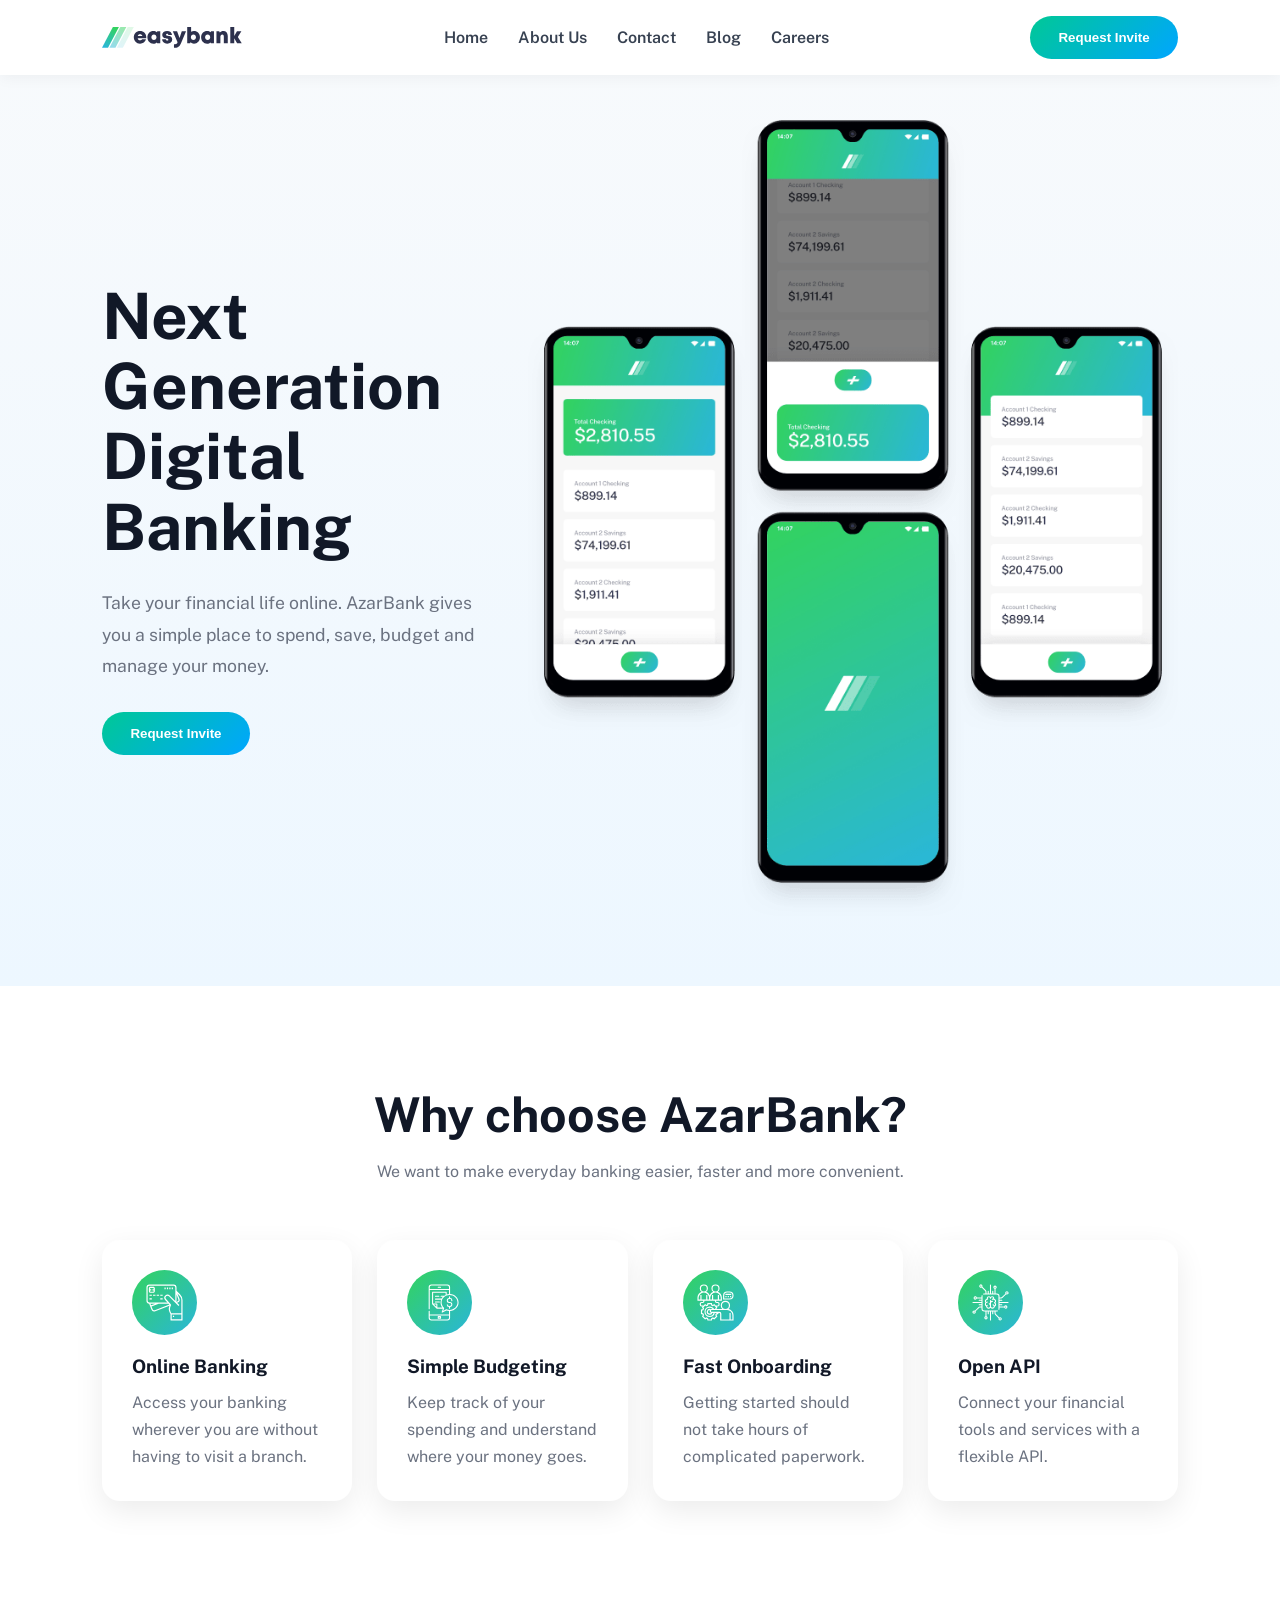
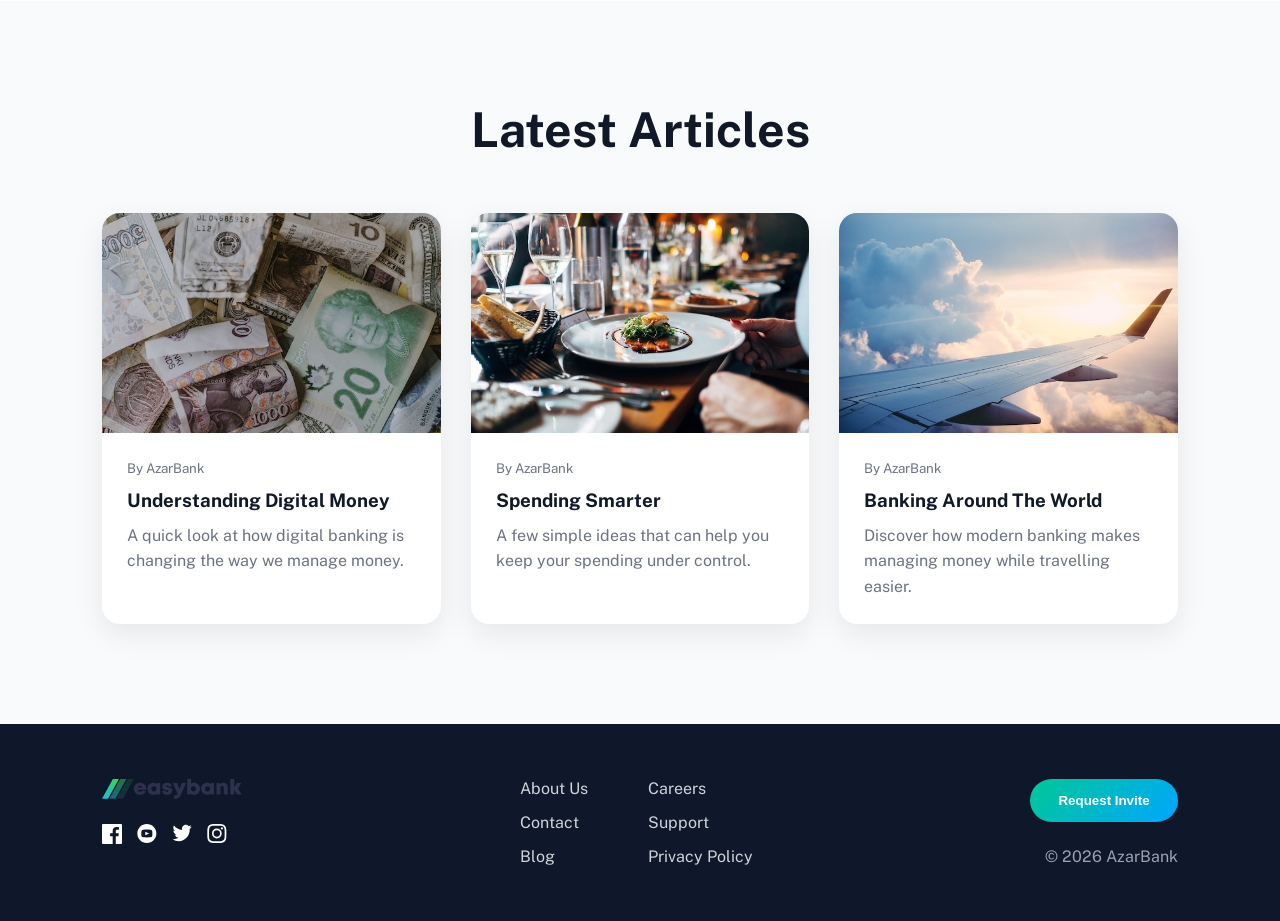
<file: index.html>
<!DOCTYPE html>
<html lang="en">

<head>
    <meta charset="UTF-8">
    <meta name="viewport" content="width=device-width, initial-scale=1.0">

    <title>AzarBank | Digital Banking</title>

    <link rel="stylesheet" href="style.css">
</head>

<body>

    <header>

        <a href="index.html" class="logo">
            <img src="images/logo.svg" alt="AzarBank">
        </a>

        <nav>
            <a href="index.html">Home</a>
            <a href="about.html">About Us</a>
            <a href="contact.html">Contact</a>
            <a href="blog.html">Blog</a>
            <a href="careers.html">Careers</a>
        </nav>

        <button class="request_invite_btn" onclick="openInviteModal()">
            Request Invite
        </button>

    </header>


    <main>

        <section class="hero">

            <div class="hero-text">

                <h1>
                    Next Generation
                    Digital Banking
                </h1>

                <p>
                    Take your financial life online. AzarBank
                    gives you a simple place to spend, save,
                    budget and manage your money.
                </p>

                <button
                    class="request_invite_btn"
                    onclick="openInviteModal()">
                    Request Invite
                </button>

            </div>

            <div class="hero-image">

                <img
                    src="images/image-mockups.png"
                    alt="AzarBank mobile banking app">

            </div>

        </section>


        <section class="reason">

            <div class="section-heading">

                <h2>Why choose AzarBank?</h2>

                <p>
                    We want to make everyday banking easier,
                    faster and more convenient.
                </p>

            </div>


            <div class="features">

                <div class="feature">

                    <img
                        src="images/icon-online.svg"
                        alt="">

                    <h3>Online Banking</h3>

                    <p>
                        Access your banking wherever you are
                        without having to visit a branch.
                    </p>

                </div>


                <div class="feature">

                    <img
                        src="images/icon-budgeting.svg"
                        alt="">

                    <h3>Simple Budgeting</h3>

                    <p>
                        Keep track of your spending and
                        understand where your money goes.
                    </p>

                </div>


                <div class="feature">

                    <img
                        src="images/icon-onboarding.svg"
                        alt="">

                    <h3>Fast Onboarding</h3>

                    <p>
                        Getting started should not take
                        hours of complicated paperwork.
                    </p>

                </div>


                <div class="feature">

                    <img
                        src="images/icon-api.svg"
                        alt="">

                    <h3>Open API</h3>

                    <p>
                        Connect your financial tools and
                        services with a flexible API.
                    </p>

                </div>

            </div>

        </section>


        <section class="latest-articles">

            <div class="section-heading">

                <h2>Latest Articles</h2>

            </div>


            <div class="articles">

                <article class="article-card">

                    <img
                        src="images/image-currency.jpg"
                        alt="Currency">

                    <div>

                        <small>By AzarBank</small>

                        <h3>
                            Understanding Digital Money
                        </h3>

                        <p>
                            A quick look at how digital banking
                            is changing the way we manage money.
                        </p>

                    </div>

                </article>


                <article class="article-card">

                    <img
                        src="images/image-restaurant.jpg"
                        alt="Restaurant">

                    <div>

                        <small>By AzarBank</small>

                        <h3>
                            Spending Smarter
                        </h3>

                        <p>
                            A few simple ideas that can help
                            you keep your spending under control.
                        </p>

                    </div>

                </article>


                <article class="article-card">

                    <img
                        src="images/image-plane.jpg"
                        alt="Travel">

                    <div>

                        <small>By AzarBank</small>

                        <h3>
                            Banking Around The World
                        </h3>

                        <p>
                            Discover how modern banking makes
                            managing money while travelling easier.
                        </p>

                    </div>

                </article>

            </div>

        </section>

    </main>


    <footer>

        <div class="footer-left">

            <img src="images/logo.svg" alt="AzarBank">

            <div class="socials">

                <a href="#">
                    <img src="images/icon-facebook.svg" alt="Facebook">
                </a>

                <a href="#">
                    <img src="images/icon-youtube.svg" alt="YouTube">
                </a>

                <a href="#">
                    <img src="images/icon-twitter.svg" alt="Twitter">
                </a>

                <a href="#">
                    <img src="images/icon-instagram.svg" alt="Instagram">
                </a>

            </div>

        </div>


        <div class="footer-links">

            <div>
                <a href="about.html">About Us</a>
                <a href="contact.html">Contact</a>
                <a href="blog.html">Blog</a>
            </div>

            <div>
                <a href="careers.html">Careers</a>
                <a href="contact.html">Support</a>
                <a href="#">Privacy Policy</a>
            </div>

        </div>


        <div class="footer-right">

            <button
                class="request_invite_btn"
                onclick="openInviteModal()">
                Request Invite
            </button>

            <p>
                © 2026 AzarBank
            </p>

        </div>

    </footer>


    <!-- Invite popup -->

    <div class="modal" id="inviteModal">

        <div class="modal-box">

            <button
                class="close-modal"
                onclick="closeInviteModal()">
                ×
            </button>

            <div id="inviteFormContainer">

                <div class="modal-icon">✦</div>

                <h2>Join AzarBank</h2>

                <p>
                    Enter your details and we'll add you
                    to our invite list.
                </p>

                <form id="inviteForm">

                    <label>
                        Name
                        <input
                            type="text"
                            id="inviteName"
                            placeholder="Your name"
                            required>
                    </label>

                    <label>
                        Email
                        <input
                            type="email"
                            id="inviteEmail"
                            placeholder="you@example.com"
                            required>
                    </label>

                    <button type="submit">
                        Request Access
                    </button>

                </form>

            </div>


            <div class="success" id="inviteSuccess">

                <div class="success-icon">
                    ✓
                </div>

                <h2>You're on the list!</h2>

                <p>
                    Thanks for your interest in AzarBank.
                </p>

                <button
                    class="request_invite_btn"
                    onclick="closeInviteModal()">
                    Done
                </button>

            </div>

        </div>

    </div>


    <script src="script.js"></script>

</body>

</html>
</file>
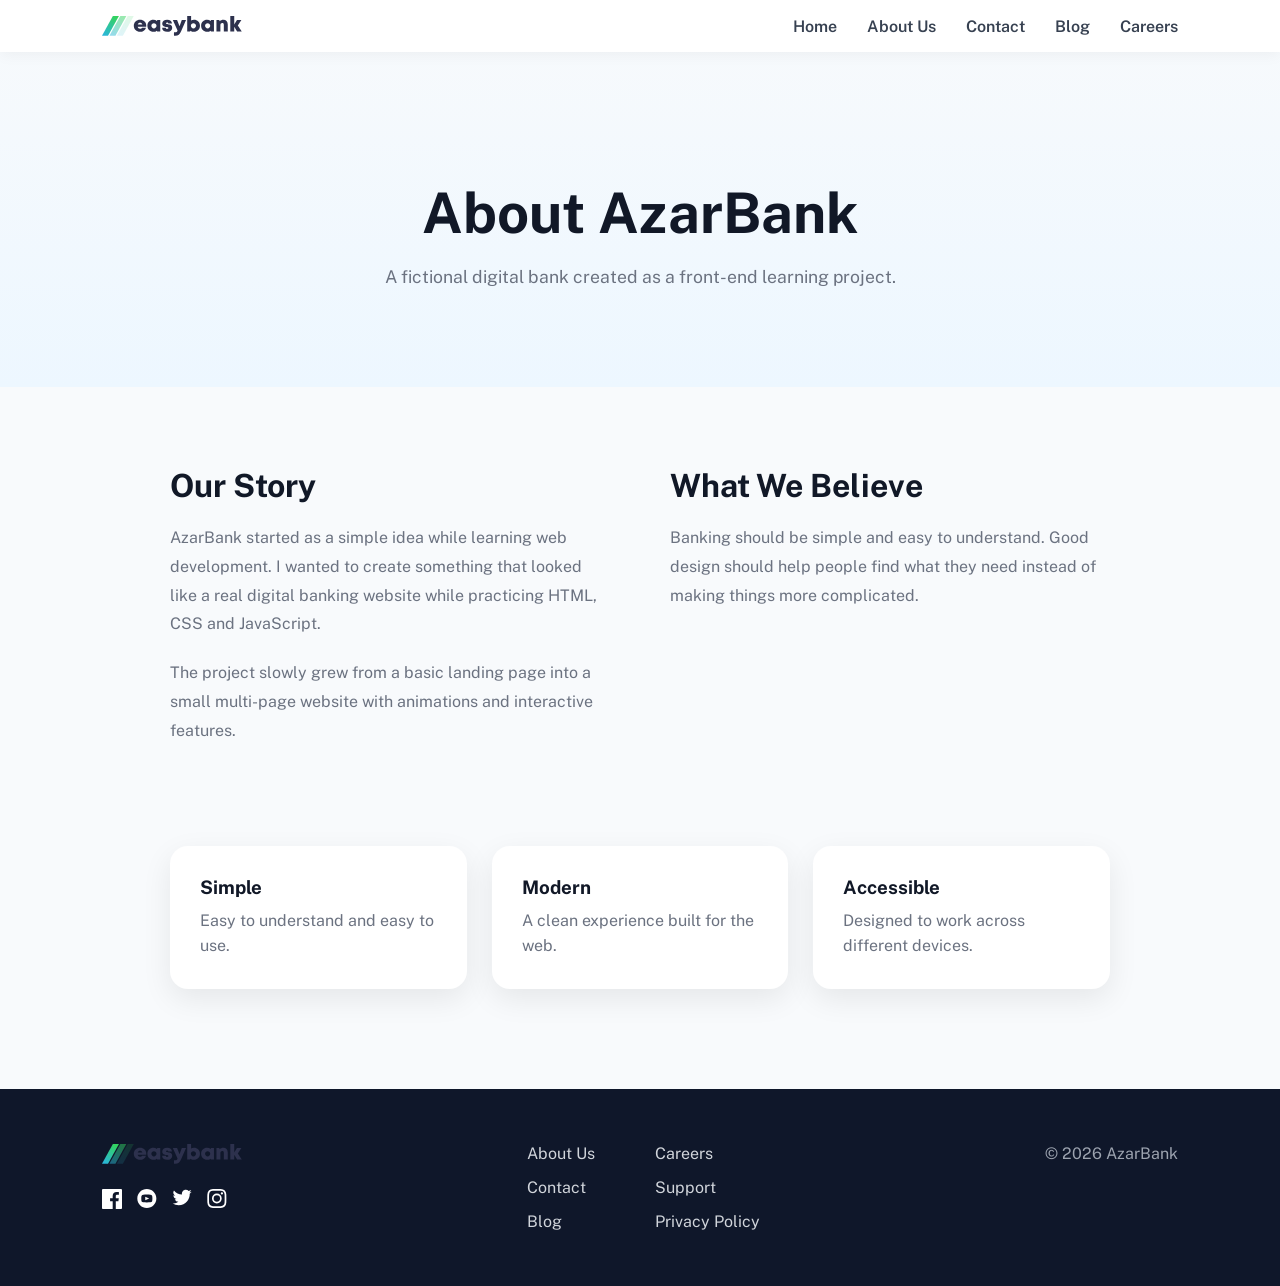
<file: about.html>
<!DOCTYPE html>
<html lang="en">

<head>

    <meta charset="UTF-8">
    <meta name="viewport" content="width=device-width, initial-scale=1.0">

    <title>About Us | AzarBank</title>

    <link rel="stylesheet" href="style.css">

</head>

<body>

    <header>

        <a href="index.html" class="logo">
            <img src="images/logo.svg" alt="AzarBank">
        </a>

        <nav>
            <a href="index.html">Home</a>
            <a href="about.html">About Us</a>
            <a href="contact.html">Contact</a>
            <a href="blog.html">Blog</a>
            <a href="careers.html">Careers</a>
        </nav>


    </header>


    <main>

        <section class="page-hero">

            <h1>About AzarBank</h1>

            <p>
                A fictional digital bank created as a
                front-end learning project.
            </p>

        </section>


        <section class="about-content">

            <div>

                <h2>Our Story</h2>

                <p>
                    AzarBank started as a simple idea while
                    learning web development. I wanted to
                    create something that looked like a real
                    digital banking website while practicing
                    HTML, CSS and JavaScript.
                </p>

                <p>
                    The project slowly grew from a basic
                    landing page into a small multi-page
                    website with animations and interactive
                    features.
                </p>

            </div>


            <div>

                <h2>What We Believe</h2>

                <p>
                    Banking should be simple and easy to
                    understand. Good design should help people
                    find what they need instead of making
                    things more complicated.
                </p>

            </div>

        </section>


        <section class="values">

            <div class="value">
                <h3>Simple</h3>
                <p>Easy to understand and easy to use.</p>
            </div>

            <div class="value">
                <h3>Modern</h3>
                <p>A clean experience built for the web.</p>
            </div>

            <div class="value">
                <h3>Accessible</h3>
                <p>Designed to work across different devices.</p>
            </div>

        </section>

    </main>


    <footer>

        <div class="footer-left">

            <img src="images/logo.svg" alt="AzarBank">

            <div class="socials">

                <a href="#">
                    <img src="images/icon-facebook.svg" alt="Facebook">
                </a>

                <a href="#">
                    <img src="images/icon-youtube.svg" alt="YouTube">
                </a>

                <a href="#">
                    <img src="images/icon-twitter.svg" alt="Twitter">
                </a>

                <a href="#">
                    <img src="images/icon-instagram.svg" alt="Instagram">
                </a>

            </div>

        </div>


        <div class="footer-links">

            <div>
                <a href="about.html">About Us</a>
                <a href="contact.html">Contact</a>
                <a href="blog.html">Blog</a>
            </div>

            <div>
                <a href="careers.html">Careers</a>
                <a href="contact.html">Support</a>
                <a href="#">Privacy Policy</a>
            </div>

        </div>


        <div class="footer-right">


            <p>© 2026 AzarBank</p>

        </div>

    </footer>


    <script src="script.js"></script>

</body>

</html>
</file>
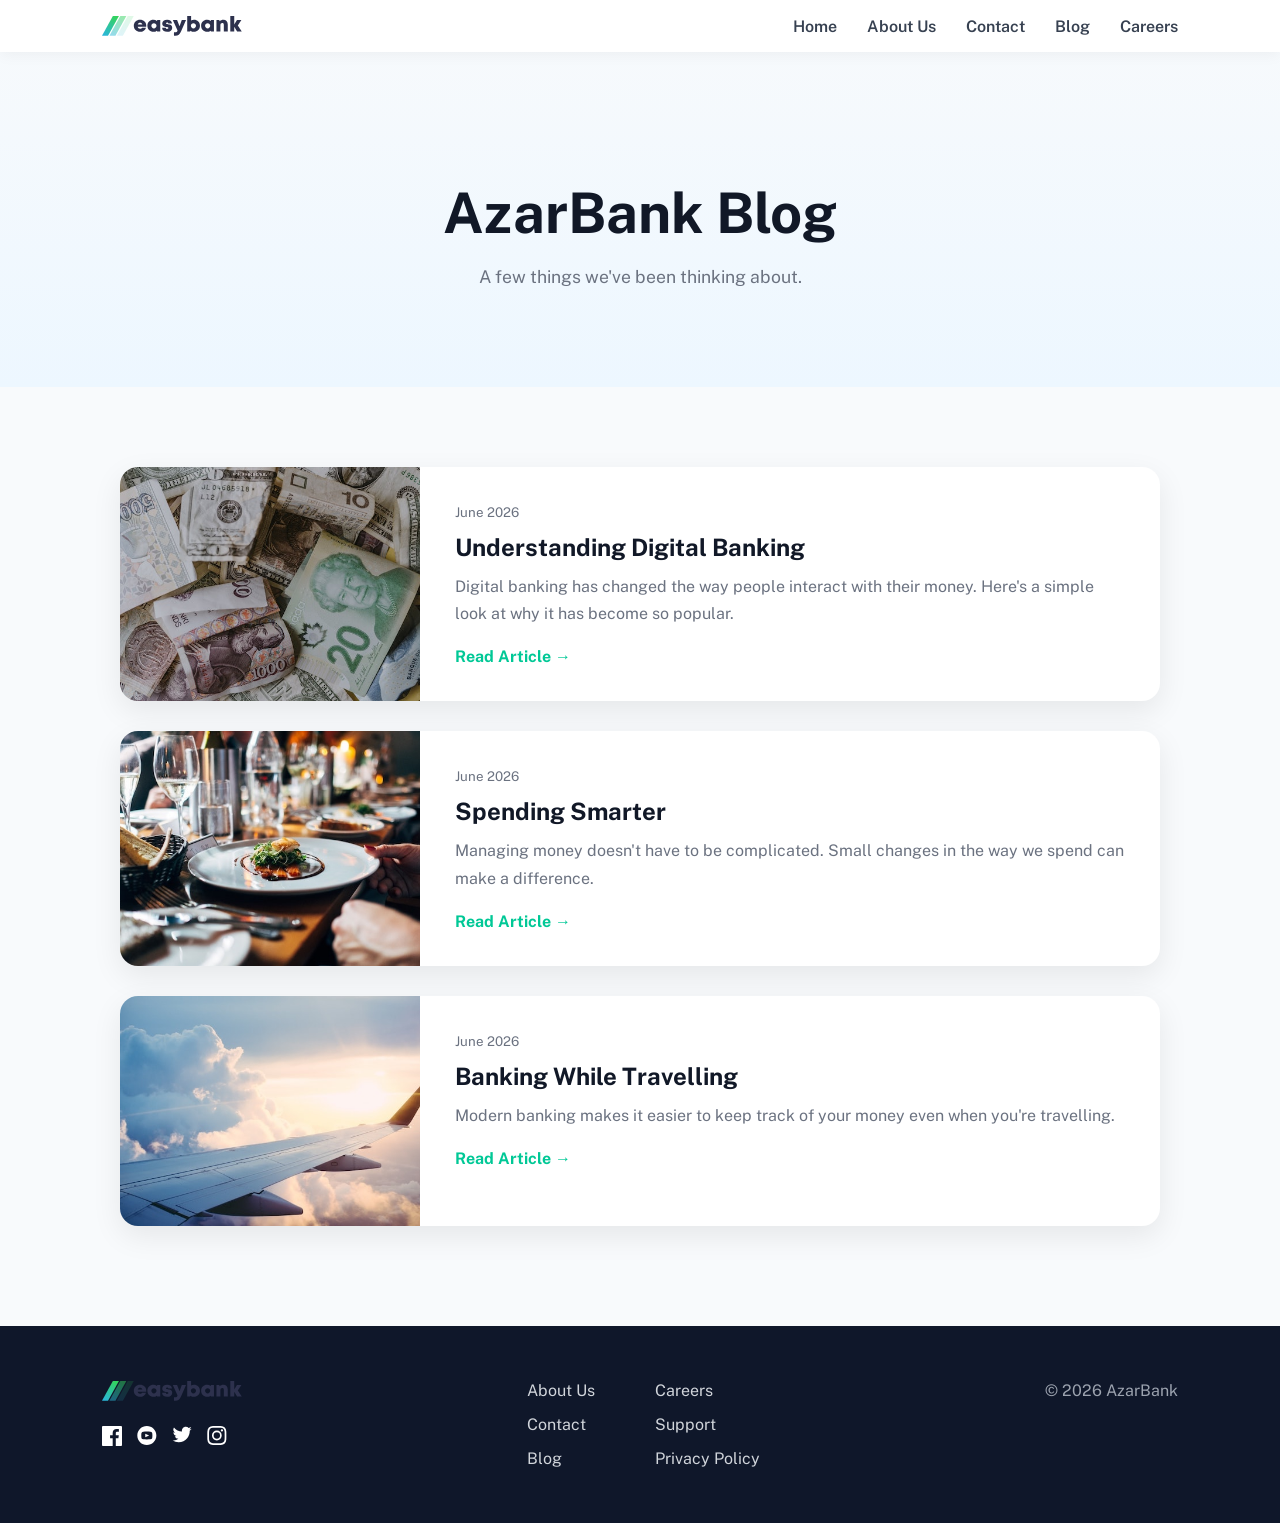
<file: blog.html>
<!DOCTYPE html>
<html lang="en">

<head>

    <meta charset="UTF-8">
    <meta name="viewport" content="width=device-width, initial-scale=1.0">

    <title>Blog | AzarBank</title>

    <link rel="stylesheet" href="style.css">

</head>

<body>

    <header>

        <a href="index.html" class="logo">
            <img src="images/logo.svg" alt="AzarBank">
        </a>

        <nav>
            <a href="index.html">Home</a>
            <a href="about.html">About Us</a>
            <a href="contact.html">Contact</a>
            <a href="blog.html">Blog</a>
            <a href="careers.html">Careers</a>
        </nav>

    </header>


    <main>

        <section class="page-hero">

            <h1>AzarBank Blog</h1>

            <p>
                A few things we've been thinking about.
            </p>

        </section>


        <section class="blog">

            <article>

                <img
                    src="images/image-currency.jpg"
                    alt="Currency">

                <div>

                    <small>June 2026</small>

                    <h2>
                        Understanding Digital Banking
                    </h2>

                    <p>
                        Digital banking has changed the way
                        people interact with their money. Here's
                        a simple look at why it has become so
                        popular.
                    </p>

                    <a href="#" class="read-more">
                        Read Article →
                    </a>

                </div>

            </article>


            <article>

                <img
                    src="images/image-restaurant.jpg"
                    alt="Restaurant">

                <div>

                    <small>June 2026</small>

                    <h2>
                        Spending Smarter
                    </h2>

                    <p>
                        Managing money doesn't have to be
                        complicated. Small changes in the way
                        we spend can make a difference.
                    </p>

                    <a href="#" class="read-more">
                        Read Article →
                    </a>

                </div>

            </article>


            <article>

                <img
                    src="images/image-plane.jpg"
                    alt="Travel">

                <div>

                    <small>June 2026</small>

                    <h2>
                        Banking While Travelling
                    </h2>

                    <p>
                        Modern banking makes it easier to
                        keep track of your money even when
                        you're travelling.
                    </p>

                    <a href="#" class="read-more">
                        Read Article →
                    </a>

                </div>

            </article>

        </section>

    </main>


    <footer>

        <div class="footer-left">

            <img src="images/logo.svg" alt="AzarBank">

            <div class="socials">

                <a href="#">
                    <img src="images/icon-facebook.svg" alt="Facebook">
                </a>

                <a href="#">
                    <img src="images/icon-youtube.svg" alt="YouTube">
                </a>

                <a href="#">
                    <img src="images/icon-twitter.svg" alt="Twitter">
                </a>

                <a href="#">
                    <img src="images/icon-instagram.svg" alt="Instagram">
                </a>

            </div>

        </div>


        <div class="footer-links">

            <div>
                <a href="about.html">About Us</a>
                <a href="contact.html">Contact</a>
                <a href="blog.html">Blog</a>
            </div>

            <div>
                <a href="careers.html">Careers</a>
                <a href="contact.html">Support</a>
                <a href="#">Privacy Policy</a>
            </div>

        </div>


        <div class="footer-right">


            <p>© 2026 AzarBank</p>

        </div>

    </footer>


    <script src="script.js"></script>

</body>

</html>
</file>
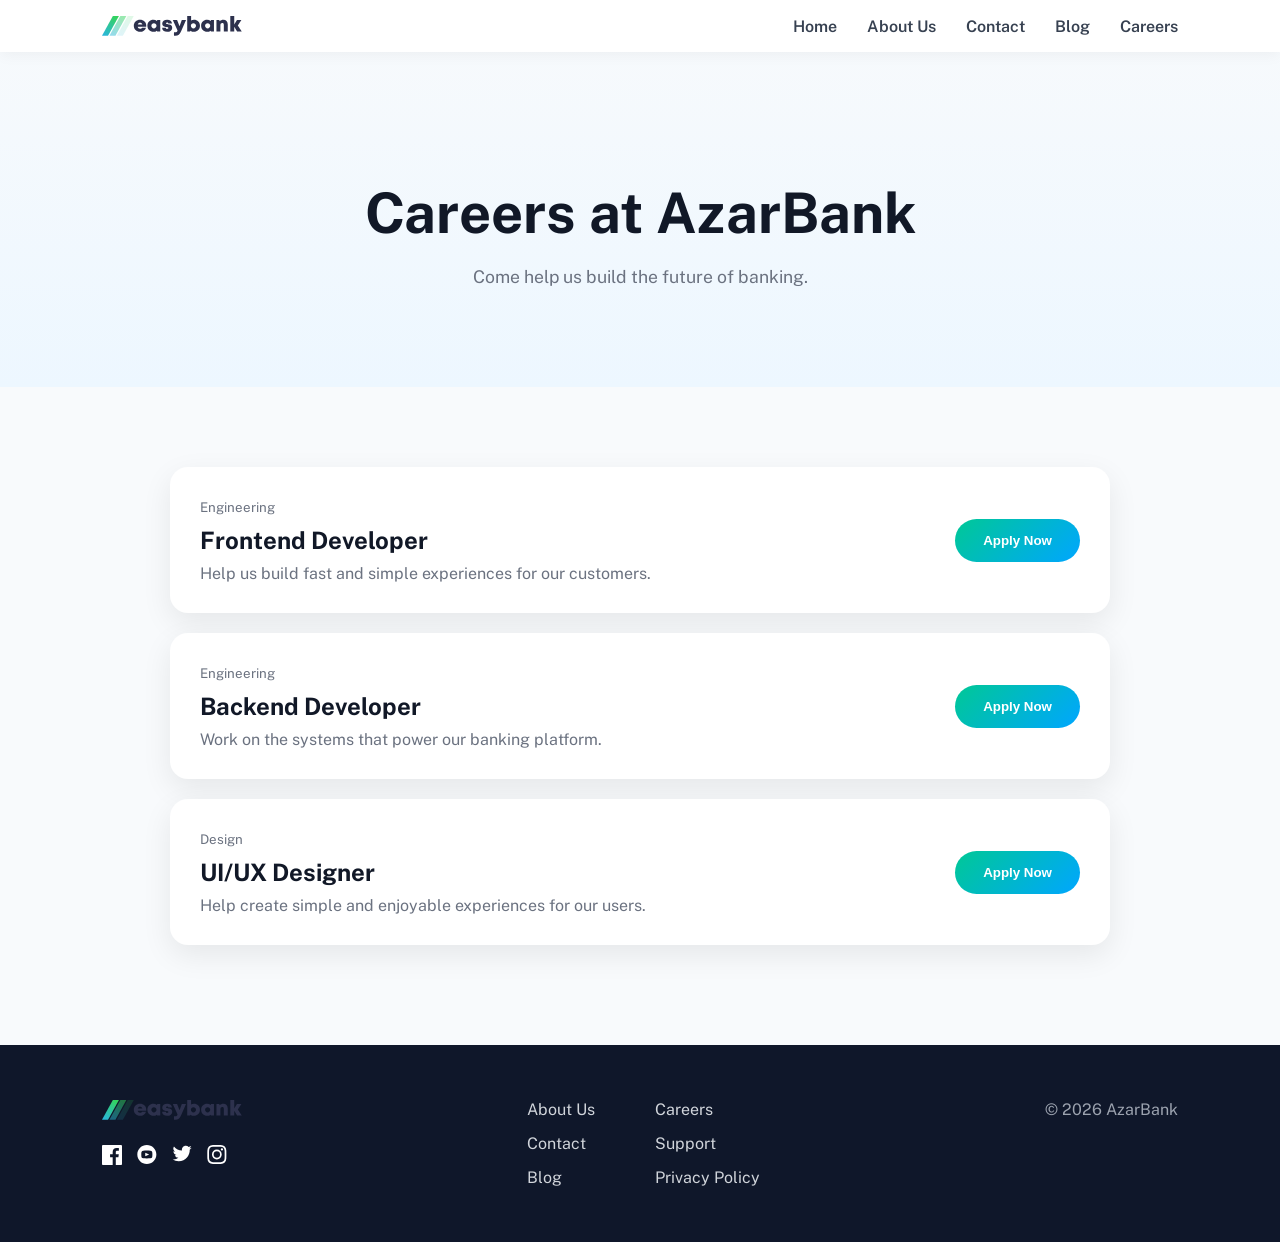
<file: careers.html>
<!DOCTYPE html>
<html lang="en">

<head>

    <meta charset="UTF-8">
    <meta name="viewport" content="width=device-width, initial-scale=1.0">

    <title>Careers | AzarBank</title>

    <link rel="stylesheet" href="style.css">

</head>

<body>

    <header>

        <a href="index.html" class="logo">
            <img src="images/logo.svg" alt="AzarBank">
        </a>

        <nav>
            <a href="index.html">Home</a>
            <a href="about.html">About Us</a>
            <a href="contact.html">Contact</a>
            <a href="blog.html">Blog</a>
            <a href="careers.html">Careers</a>
        </nav>


    </header>


    <main>

        <section class="page-hero">

            <h1>Careers at AzarBank</h1>

            <p>
                Come help us build the future of banking.
            </p>

        </section>


        <section class="jobs">

            <div class="job">

                <div>

                    <small>Engineering</small>

                    <h2>Frontend Developer</h2>

                    <p>
                        Help us build fast and simple
                        experiences for our customers.
                    </p>

                </div>

                <button
                    class="apply-btn"
                    data-job="Frontend Developer">
                    Apply Now
                </button>

            </div>


            <div class="job">

                <div>

                    <small>Engineering</small>

                    <h2>Backend Developer</h2>

                    <p>
                        Work on the systems that power
                        our banking platform.
                    </p>

                </div>

                <button
                    class="apply-btn"
                    data-job="Backend Developer">
                    Apply Now
                </button>

            </div>


            <div class="job">

                <div>

                    <small>Design</small>

                    <h2>UI/UX Designer</h2>

                    <p>
                        Help create simple and enjoyable
                        experiences for our users.
                    </p>

                </div>

                <button
                    class="apply-btn"
                    data-job="UI/UX Designer">
                    Apply Now
                </button>

            </div>

        </section>

    </main>


    <footer>

        <div class="footer-left">

            <img src="images/logo.svg" alt="AzarBank">

            <div class="socials">

                <a href="#">
                    <img src="images/icon-facebook.svg" alt="Facebook">
                </a>

                <a href="#">
                    <img src="images/icon-youtube.svg" alt="YouTube">
                </a>

                <a href="#">
                    <img src="images/icon-twitter.svg" alt="Twitter">
                </a>

                <a href="#">
                    <img src="images/icon-instagram.svg" alt="Instagram">
                </a>

            </div>

        </div>


        <div class="footer-links">

            <div>
                <a href="about.html">About Us</a>
                <a href="contact.html">Contact</a>
                <a href="blog.html">Blog</a>
            </div>

            <div>
                <a href="careers.html">Careers</a>
                <a href="contact.html">Support</a>
                <a href="#">Privacy Policy</a>
            </div>

        </div>


        <div class="footer-right">


            <p>© 2026 AzarBank</p>

        </div>

    </footer>


    <script src="script.js"></script>

</body>

</html>
</file>
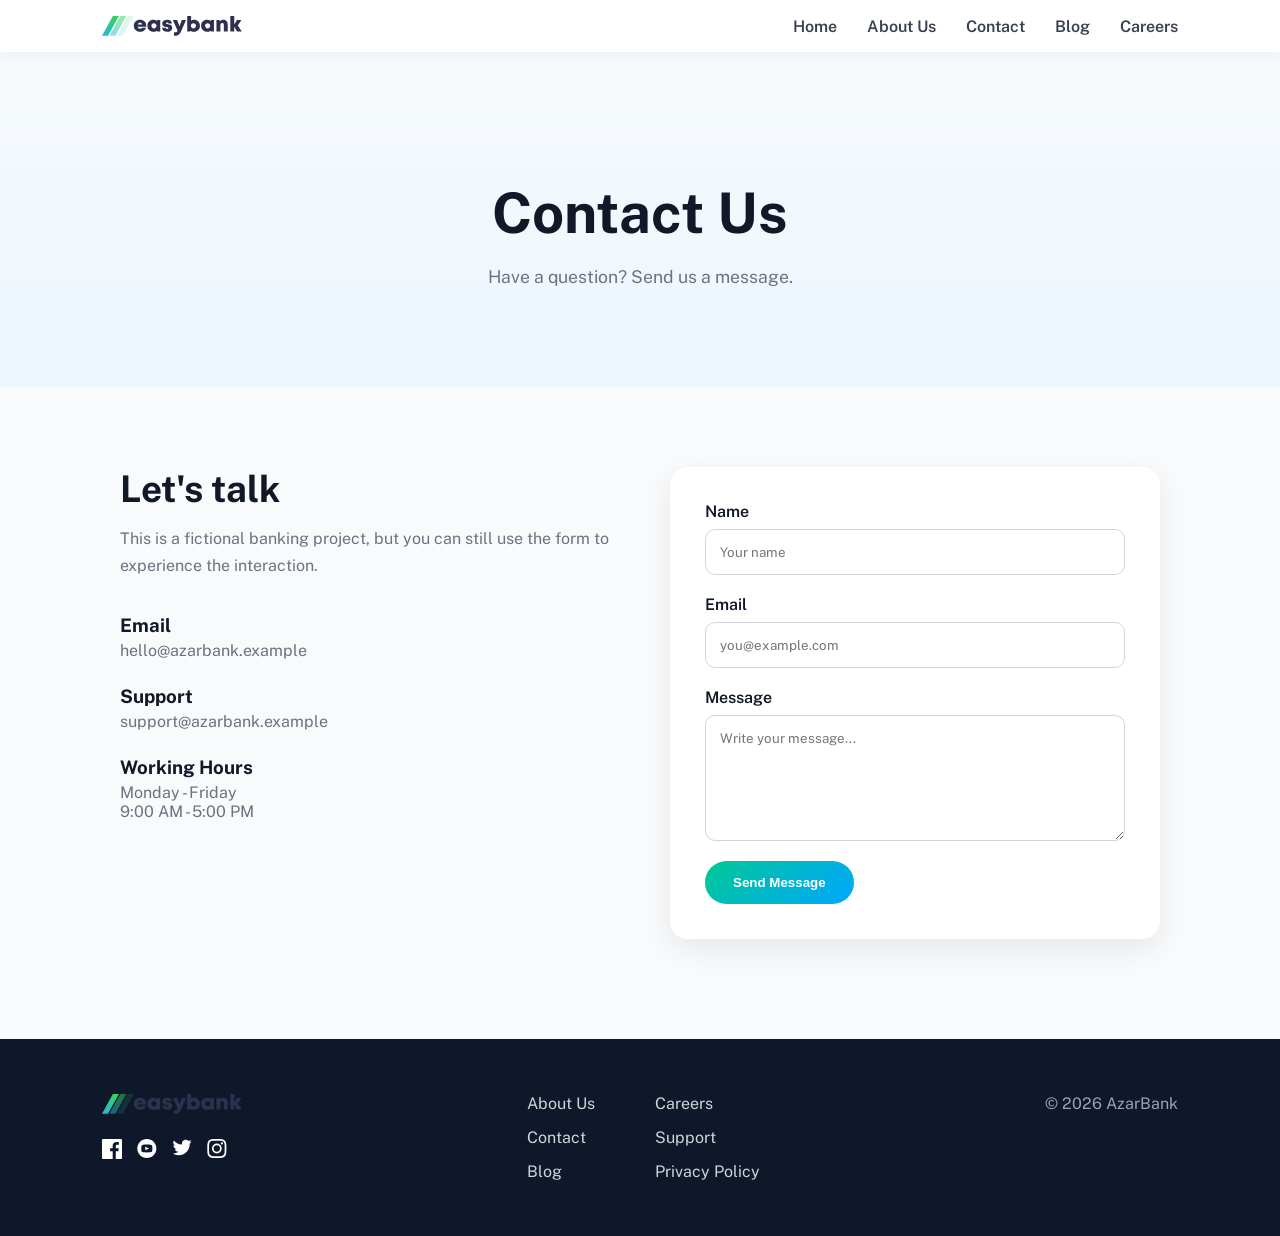
<file: contact.html>
<!DOCTYPE html>
<html lang="en">

<head>

    <meta charset="UTF-8">
    <meta name="viewport" content="width=device-width, initial-scale=1.0">

    <title>Contact | AzarBank</title>

    <link rel="stylesheet" href="style.css">

</head>

<body>

    <header>

        <a href="index.html" class="logo">
            <img src="images/logo.svg" alt="AzarBank">
        </a>

        <nav>
            <a href="index.html">Home</a>
            <a href="about.html">About Us</a>
            <a href="contact.html">Contact</a>
            <a href="blog.html">Blog</a>
            <a href="careers.html">Careers</a>
        </nav>


    </header>


    <main>

        <section class="page-hero">

            <h1>Contact Us</h1>

            <p>
                Have a question? Send us a message.
            </p>

        </section>


        <section class="contact">

            <div class="contact-info">

                <h2>Let's talk</h2>

                <p>
                    This is a fictional banking project,
                    but you can still use the form to
                    experience the interaction.
                </p>

                <div class="contact-detail">

                    <h3>Email</h3>

                    <p>hello@azarbank.example</p>

                </div>

                <div class="contact-detail">

                    <h3>Support</h3>

                    <p>support@azarbank.example</p>

                </div>

                <div class="contact-detail">

                    <h3>Working Hours</h3>

                    <p>
                        Monday - Friday<br>
                        9:00 AM - 5:00 PM
                    </p>

                </div>

            </div>


            <form class="contact-form" id="contactForm">

                <label>
                    Name
                    <input
                        type="text"
                        id="name"
                        placeholder="Your name"
                        required>
                </label>

                <label>
                    Email
                    <input
                        type="email"
                        id="email"
                        placeholder="you@example.com"
                        required>
                </label>

                <label>
                    Message
                    <textarea
                        id="message"
                        rows="6"
                        placeholder="Write your message..."
                        required></textarea>
                </label>

                <button type="submit">
                    Send Message
                </button>

            </form>

        </section>

    </main>


    <footer>

        <div class="footer-left">

            <img src="images/logo.svg" alt="AzarBank">

            <div class="socials">

                <a href="#">
                    <img src="images/icon-facebook.svg" alt="Facebook">
                </a>

                <a href="#">
                    <img src="images/icon-youtube.svg" alt="YouTube">
                </a>

                <a href="#">
                    <img src="images/icon-twitter.svg" alt="Twitter">
                </a>

                <a href="#">
                    <img src="images/icon-instagram.svg" alt="Instagram">
                </a>

            </div>

        </div>


        <div class="footer-links">

            <div>
                <a href="about.html">About Us</a>
                <a href="contact.html">Contact</a>
                <a href="blog.html">Blog</a>
            </div>

            <div>
                <a href="careers.html">Careers</a>
                <a href="contact.html">Support</a>
                <a href="#">Privacy Policy</a>
            </div>

        </div>


        <div class="footer-right">


            <p>© 2026 AzarBank</p>

        </div>

    </footer>


    <script src="script.js"></script>

</body>

</html>
</file>
<file: style.css>
@import url('https://fonts.googleapis.com/css2?family=Public+Sans:wght@300;400;500;600;700;800&display=swap');

* {
    margin: 0;
    padding: 0;
    box-sizing: border-box;
}

:root {
    --primary: #00c896;
    --secondary: #00a6ff;
    --dark: #111827;
    --gray: #6b7280;
    --light: #f8fafc;
    --white: #ffffff;
    --gradient: linear-gradient(135deg, #00c896, #00a6ff);
    --shadow: 0 10px 30px rgba(0, 0, 0, 0.08);
}

html {
    scroll-behavior: smooth;
}

body {
    font-family: 'Public Sans', sans-serif;
    background: var(--light);
    color: var(--dark);
    overflow-x: hidden;
}

a {
    text-decoration: none;
    color: inherit;
}

img {
    max-width: 100%;
    display: block;
}

header {
    position: fixed;
    top: 0;
    left: 0;
    width: 100%;
    padding: 16px 8%;
    background: rgba(255, 255, 255, 0.92);
    backdrop-filter: blur(15px);
    display: flex;
    justify-content: space-between;
    align-items: center;
    z-index: 1000;
    box-shadow: 0 2px 15px rgba(0, 0, 0, 0.05);
}

.logo img {
    width: 140px;
}

nav {
    display: flex;
    gap: 30px;
}

nav a {
    color: #374151;
    font-weight: 600;
    transition: 0.3s;
}

nav a:hover {
    color: var(--primary);
}

.request_invite_btn,
.contact-form button,
.invite-form button,
.apply-btn {
    border: none;
    background: var(--gradient);
    color: white;
    padding: 14px 28px;
    border-radius: 30px;
    font-weight: 700;
    cursor: pointer;
    transition: 0.3s;
}

.request_invite_btn:hover,
.contact-form button:hover,
.invite-form button:hover,
.apply-btn:hover {
    transform: translateY(-3px);
    box-shadow: var(--shadow);
}

.hero {
    min-height: 100vh;
    padding: 120px 8% 70px;
    display: grid;
    grid-template-columns: 1fr 1fr;
    align-items: center;
    gap: 50px;
    background: linear-gradient(180deg, #f8fafc, #edf7ff);
}

.hero-text h1 {
    font-size: 4rem;
    line-height: 1.1;
    margin-bottom: 25px;
}

.hero-text p {
    max-width: 500px;
    color: var(--gray);
    line-height: 1.8;
    font-size: 1.1rem;
    margin-bottom: 30px;
}

.hero-image {
    display: flex;
    justify-content: center;
}

.hero-image img {
    max-width: 650px;
    animation: floating 5s ease-in-out infinite;
}

@keyframes floating {
    50% {
        transform: translateY(-18px);
    }
}

.reason {
    padding: 100px 8%;
    background: white;
}

.section-heading {
    text-align: center;
    max-width: 700px;
    margin: 0 auto 55px;
}

.section-heading h2 {
    font-size: 3rem;
    margin-bottom: 15px;
}

.section-heading p {
    color: var(--gray);
    line-height: 1.7;
}

.features {
    display: grid;
    grid-template-columns: repeat(4, 1fr);
    gap: 25px;
}

.feature {
    padding: 30px;
    border-radius: 18px;
    background: white;
    box-shadow: var(--shadow);
    transition: 0.3s;
}

.feature:hover {
    transform: translateY(-8px);
}

.feature img {
    width: 65px;
    margin-bottom: 20px;
}

.feature h3 {
    margin-bottom: 12px;
}

.feature p {
    color: var(--gray);
    line-height: 1.7;
}

.latest-articles {
    padding: 100px 8%;
}

.articles {
    display: grid;
    grid-template-columns: repeat(3, 1fr);
    gap: 30px;
}

.article-card {
    background: white;
    border-radius: 18px;
    overflow: hidden;
    box-shadow: var(--shadow);
    transition: 0.3s;
}

.article-card:hover {
    transform: translateY(-8px);
}

.article-card > img {
    width: 100%;
    height: 220px;
    object-fit: cover;
}

.article-card > div {
    padding: 25px;
}

.article-card small,
.blog small,
.job small {
    color: var(--gray);
}

.article-card h3 {
    margin: 12px 0;
}

.article-card p {
    color: var(--gray);
    line-height: 1.6;
}

footer {
    background: #0f172a;
    color: white;
    padding: 55px 8%;
    display: flex;
    justify-content: space-between;
    gap: 40px;
    flex-wrap: wrap;
}

.footer-left img {
    width: 140px;
}

.socials {
    display: flex;
    gap: 15px;
    margin-top: 25px;
}

.socials img {
    width: 20px;
    transition: 0.3s;
}

.socials img:hover {
    transform: scale(1.2);
}

.footer-links {
    display: flex;
    gap: 60px;
}

.footer-links div {
    display: flex;
    flex-direction: column;
    gap: 15px;
}

.footer-links a {
    color: #d1d5db;
    transition: 0.3s;
}

.footer-links a:hover {
    color: var(--primary);
}

.footer-right {
    display: flex;
    flex-direction: column;
    align-items: flex-end;
    justify-content: space-between;
}

.footer-right p {
    color: #9ca3af;
}

.page-hero {
    padding: 180px 8% 100px;
    text-align: center;
    background: linear-gradient(180deg, #f8fafc, #edf7ff);
}

.page-hero h1 {
    font-size: 3.5rem;
    margin-bottom: 20px;
}

.page-hero p {
    color: var(--gray);
    font-size: 1.1rem;
}

.about-content {
    max-width: 1000px;
    margin: 80px auto;
    padding: 0 30px;
    display: grid;
    grid-template-columns: 1fr 1fr;
    gap: 60px;
}

.about-content h2 {
    font-size: 2rem;
    margin-bottom: 20px;
}

.about-content p {
    color: var(--gray);
    line-height: 1.8;
    margin-bottom: 20px;
}

.values {
    max-width: 1000px;
    margin: 0 auto 100px;
    padding: 0 30px;
    display: grid;
    grid-template-columns: repeat(3, 1fr);
    gap: 25px;
}

.value {
    background: white;
    padding: 30px;
    border-radius: 18px;
    box-shadow: var(--shadow);
}

.value h3 {
    margin-bottom: 10px;
}

.value p {
    color: var(--gray);
    line-height: 1.6;
}

.contact {
    max-width: 1100px;
    margin: 80px auto 100px;
    padding: 0 30px;
    display: grid;
    grid-template-columns: 1fr 1fr;
    gap: 60px;
}

.contact-info h2 {
    font-size: 2.3rem;
    margin-bottom: 15px;
}

.contact-info > p {
    color: var(--gray);
    line-height: 1.7;
    margin-bottom: 35px;
}

.contact-detail {
    margin-bottom: 25px;
}

.contact-detail h3 {
    margin-bottom: 5px;
}

.contact-detail p {
    color: var(--gray);
}

.contact-form {
    background: white;
    padding: 35px;
    border-radius: 18px;
    box-shadow: var(--shadow);
    display: flex;
    flex-direction: column;
    gap: 20px;
}

.contact-form label,
#inviteForm label {
    display: flex;
    flex-direction: column;
    gap: 8px;
    font-weight: 600;
}

.contact-form input,
.contact-form textarea,
#inviteForm input {
    width: 100%;
    padding: 14px;
    border: 1px solid #d0d5dd;
    border-radius: 10px;
    font-family: inherit;
    outline: none;
}

.contact-form input:focus,
.contact-form textarea:focus,
#inviteForm input:focus {
    border-color: var(--primary);
}

.contact-form button {
    width: max-content;
}

.blog {
    max-width: 1100px;
    margin: 80px auto 100px;
    padding: 0 30px;
    display: flex;
    flex-direction: column;
    gap: 30px;
}

.blog article {
    background: white;
    border-radius: 18px;
    overflow: hidden;
    display: grid;
    grid-template-columns: 300px 1fr;
    box-shadow: var(--shadow);
}

.blog article > img {
    width: 100%;
    height: 100%;
    min-height: 230px;
    object-fit: cover;
}

.blog article > div {
    padding: 35px;
}

.blog h2 {
    margin: 12px 0;
}

.blog p {
    color: var(--gray);
    line-height: 1.7;
    margin-bottom: 20px;
}

.read-more {
    color: var(--primary);
    font-weight: 700;
}

.jobs {
    max-width: 1000px;
    margin: 80px auto 100px;
    padding: 0 30px;
    display: flex;
    flex-direction: column;
    gap: 20px;
}

.job {
    background: white;
    padding: 30px;
    border-radius: 18px;
    box-shadow: var(--shadow);
    display: flex;
    justify-content: space-between;
    align-items: center;
    gap: 30px;
}

.job h2 {
    margin: 10px 0;
}

.job p {
    color: var(--gray);
}

.apply-btn {
    white-space: nowrap;
}

.modal {
    position: fixed;
    inset: 0;
    background: rgba(15, 23, 42, 0.6);
    backdrop-filter: blur(7px);
    display: none;
    align-items: center;
    justify-content: center;
    padding: 20px;
    z-index: 2000;
}

.modal.active {
    display: flex;
}

.modal-box {
    position: relative;
    width: 100%;
    max-width: 450px;
    background: white;
    border-radius: 22px;
    padding: 40px;
    box-shadow: 0 25px 70px rgba(0, 0, 0, 0.2);
    animation: modalIn 0.3s ease;
}

.close-modal {
    position: absolute;
    right: 18px;
    top: 15px;
    border: none;
    background: #f1f5f9;
    width: 35px;
    height: 35px;
    border-radius: 50%;
    font-size: 24px;
    cursor: pointer;
}

.modal-icon {
    width: 60px;
    height: 60px;
    background: var(--gradient);
    color: white;
    border-radius: 16px;
    display: flex;
    align-items: center;
    justify-content: center;
    font-size: 28px;
    margin-bottom: 20px;
}

.modal-box h2 {
    font-size: 2rem;
    margin-bottom: 10px;
}

.modal-box p {
    color: var(--gray);
    line-height: 1.6;
    margin-bottom: 25px;
}

#inviteForm {
    display: flex;
    flex-direction: column;
    gap: 18px;
}

#inviteForm button {
    width: 100%;
}

.success {
    display: none;
    text-align: center;
}

.success.active {
    display: block;
}

.success-icon {
    width: 70px;
    height: 70px;
    margin: 0 auto 20px;
    background: #dcfce7;
    color: #16a34a;
    border-radius: 50%;
    display: flex;
    align-items: center;
    justify-content: center;
    font-size: 32px;
    font-weight: bold;
}

@keyframes modalIn {
    from {
        opacity: 0;
        transform: translateY(20px) scale(0.96);
    }

    to {
        opacity: 1;
        transform: translateY(0) scale(1);
    }
}

@media (max-width: 1000px) {

    .hero {
        grid-template-columns: 1fr;
        text-align: center;
    }

    .hero-text p {
        margin-left: auto;
        margin-right: auto;
    }

    .features {
        grid-template-columns: 1fr 1fr;
    }

    .articles {
        grid-template-columns: 1fr;
    }

    .about-content,
    .contact {
        grid-template-columns: 1fr;
    }

}

@media (max-width: 750px) {

    header {
        padding: 15px 5%;
    }

    nav {
        display: none;
    }

    header .request_invite_btn {
        padding: 11px 18px;
        font-size: 12px;
    }

    .hero {
        padding: 130px 5% 60px;
    }

    .hero-text h1 {
        font-size: 2.6rem;
    }

    .section-heading h2,
    .page-hero h1 {
        font-size: 2.2rem;
    }

    .features {
        grid-template-columns: 1fr;
    }

    .values {
        grid-template-columns: 1fr;
    }

    .footer-links {
        gap: 30px;
    }

    .footer-right {
        align-items: flex-start;
        gap: 20px;
    }

    .blog article {
        grid-template-columns: 1fr;
    }

    .job {
        flex-direction: column;
        align-items: flex-start;
    }

    .apply-btn {
        width: 100%;
    }

    .modal-box {
        padding: 30px 22px;
    }
}
</file>
